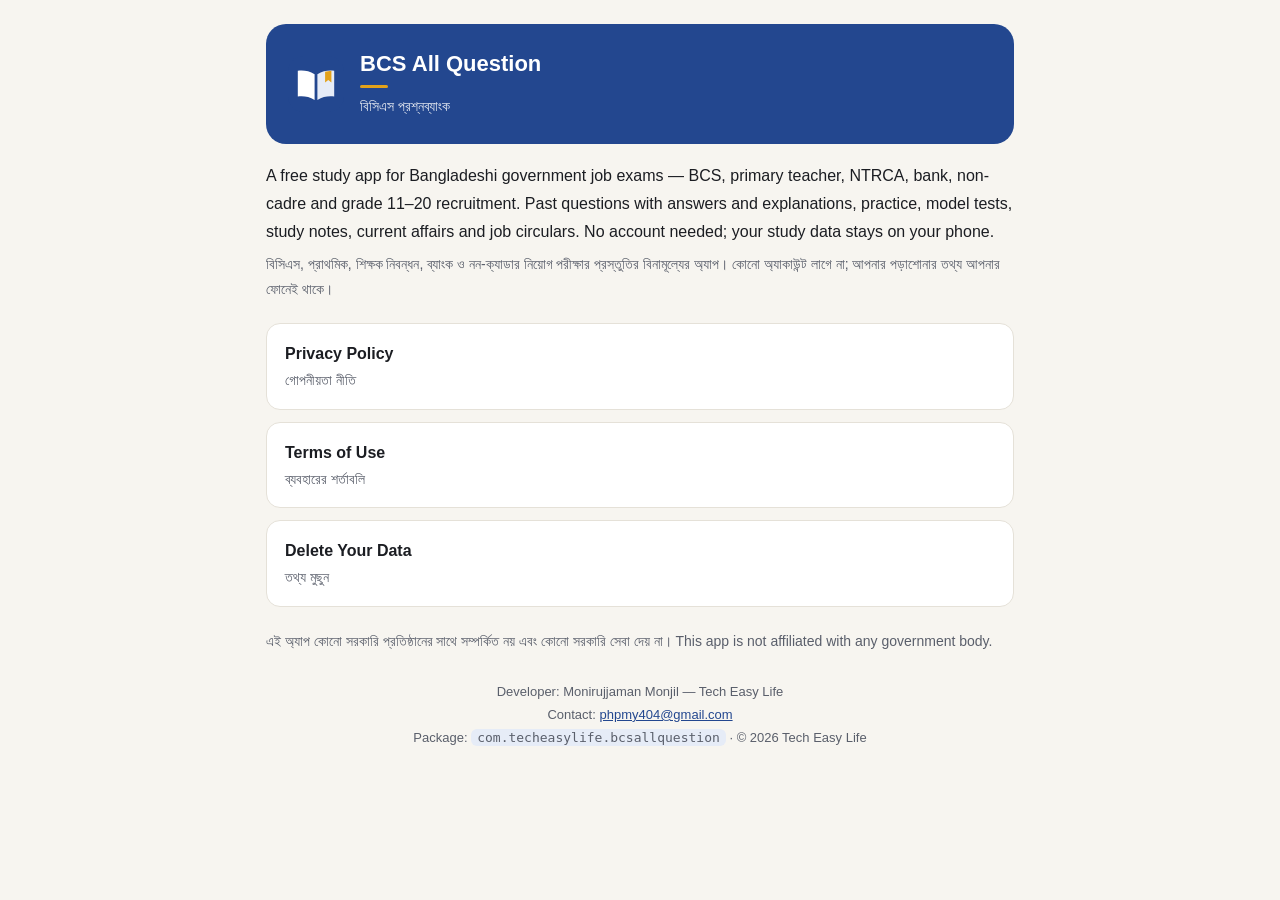
<file: index.html>
<!DOCTYPE html>
<html lang="en">
<head>
<meta charset="UTF-8">
<meta name="viewport" content="width=device-width, initial-scale=1.0">
<title>BCS All Question — Policies</title>
<meta name="description" content="Official Privacy Policy and Terms of Use of the BCS All Question (বিসিএস প্রশ্নব্যাংক) Android app by Tech Easy Life.">
<link rel="icon" href="./mark.svg" type="image/svg+xml">
<link rel="stylesheet" href="./style.css">
</head>
<body>
<div class="wrap">
  <header class="hero">
    <img src="./mark.svg" alt="">
    <div>
      <h1>BCS All Question</h1>
      <span class="mark"></span>
      <div class="sub">বিসিএস প্রশ্নব্যাংক</div>
    </div>
  </header>

  <p style="margin-top:18px">
    A free study app for Bangladeshi government job exams — BCS, primary teacher, NTRCA, bank, non-cadre and grade 11–20
    recruitment. Past questions with answers and explanations, practice, model tests, study notes, current affairs and job
    circulars. No account needed; your study data stays on your phone.
  </p>
  <p class="bn">
    বিসিএস, প্রাথমিক, শিক্ষক নিবন্ধন, ব্যাংক ও নন-ক্যাডার নিয়োগ পরীক্ষার প্রস্তুতির বিনামূল্যের অ্যাপ। কোনো অ্যাকাউন্ট লাগে না;
    আপনার পড়াশোনার তথ্য আপনার ফোনেই থাকে।
  </p>

  <div class="links">
    <a href="./privacy-policy.html">Privacy Policy<span>গোপনীয়তা নীতি</span></a>
    <a href="./terms.html">Terms of Use<span>ব্যবহারের শর্তাবলি</span></a>
    <a href="./delete-data.html">Delete Your Data<span>তথ্য মুছুন</span></a>
  </div>

  <p class="bn">
    এই অ্যাপ কোনো সরকারি প্রতিষ্ঠানের সাথে সম্পর্কিত নয় এবং কোনো সরকারি সেবা দেয় না।
    This app is not affiliated with any government body.
  </p>

  <footer>
    Developer: Monirujjaman Monjil — Tech Easy Life<br>
    Contact: <a href="mailto:phpmy404@gmail.com">phpmy404@gmail.com</a><br>
    Package: <code>com.techeasylife.bcsallquestion</code> · © 2026 Tech Easy Life
  </footer>
</div>
</body>
</html>
</file>
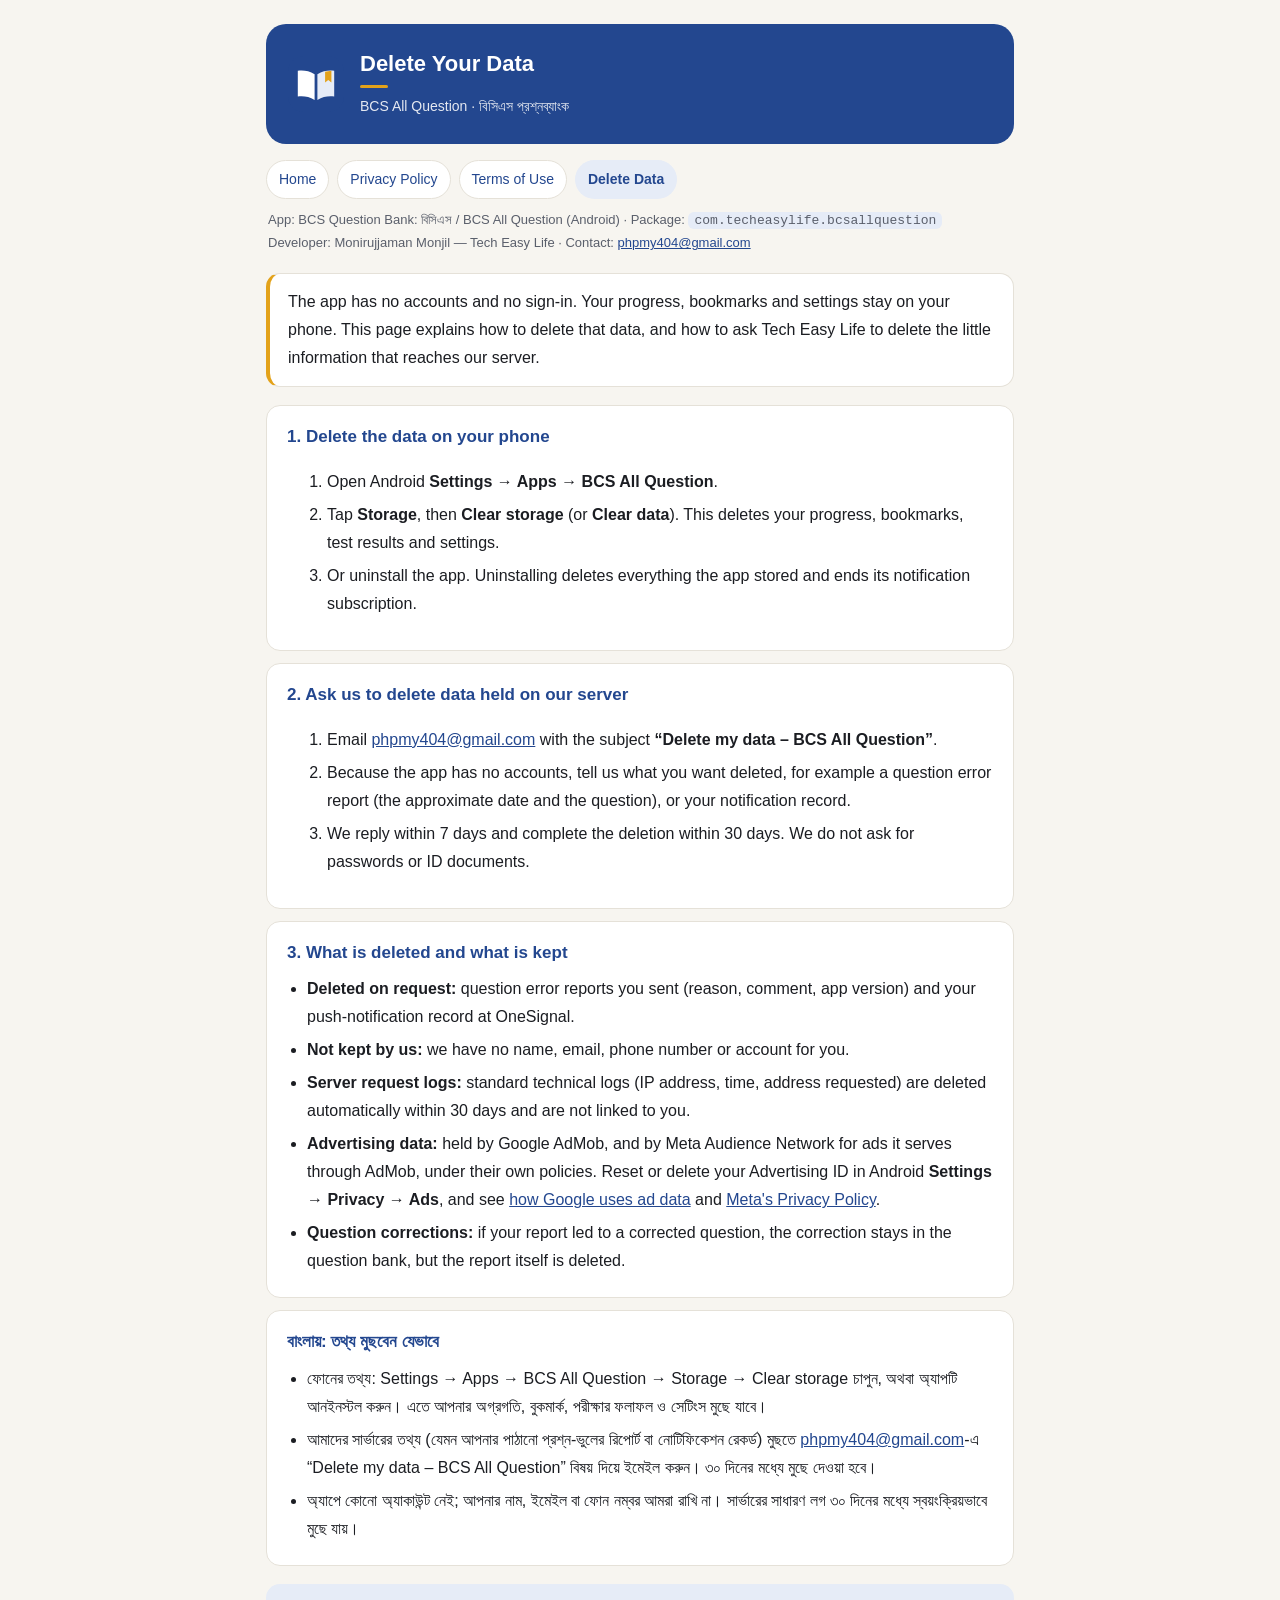
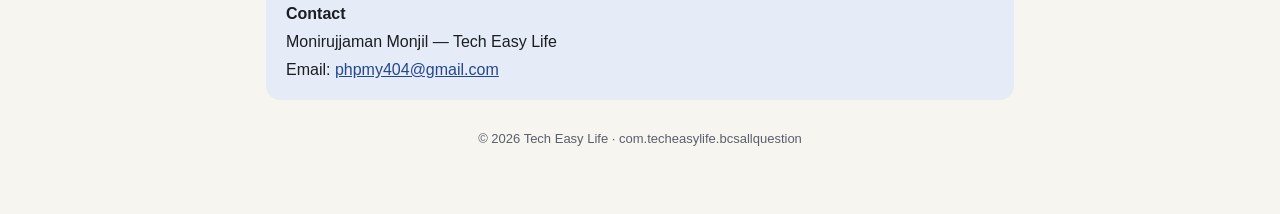
<file: delete-data.html>
<!DOCTYPE html>
<html lang="en">
<head>
<meta charset="UTF-8">
<meta name="viewport" content="width=device-width, initial-scale=1.0">
<title>Delete Your Data — BCS All Question</title>
<meta name="description" content="How to delete your data from the BCS All Question (বিসিএস প্রশ্নব্যাংক) Android app by Tech Easy Life.">
<link rel="icon" href="./mark.svg" type="image/svg+xml">
<link rel="stylesheet" href="./style.css">
</head>
<body>
<div class="wrap">
  <header class="hero">
    <img src="./mark.svg" alt="">
    <div>
      <h1>Delete Your Data</h1>
      <span class="mark"></span>
      <div class="sub">BCS All Question · বিসিএস প্রশ্নব্যাংক</div>
    </div>
  </header>

  <nav class="top" aria-label="Pages">
    <a href="./">Home</a>
    <a href="./privacy-policy.html">Privacy Policy</a>
    <a href="./terms.html">Terms of Use</a>
    <a href="./delete-data.html" aria-current="page">Delete Data</a>
  </nav>

  <div class="meta">
    App: BCS Question Bank: বিসিএস / BCS All Question (Android) · Package: <code>com.techeasylife.bcsallquestion</code><br>
    Developer: Monirujjaman Monjil — Tech Easy Life · Contact: <a href="mailto:phpmy404@gmail.com">phpmy404@gmail.com</a>
  </div>

  <div class="summary">
    The app has no accounts and no sign-in. Your progress, bookmarks and settings stay on your phone. This page explains
    how to delete that data, and how to ask Tech Easy Life to delete the little information that reaches our server.
  </div>

  <section>
    <h2>1. Delete the data on your phone</h2>
    <ol>
      <li>Open Android <strong>Settings → Apps → BCS All Question</strong>.</li>
      <li>Tap <strong>Storage</strong>, then <strong>Clear storage</strong> (or <strong>Clear data</strong>). This deletes
        your progress, bookmarks, test results and settings.</li>
      <li>Or uninstall the app. Uninstalling deletes everything the app stored and ends its notification subscription.</li>
    </ol>
  </section>

  <section>
    <h2>2. Ask us to delete data held on our server</h2>
    <ol>
      <li>Email <a href="mailto:phpmy404@gmail.com?subject=Delete%20my%20data%20-%20BCS%20All%20Question">phpmy404@gmail.com</a>
        with the subject <strong>“Delete my data – BCS All Question”</strong>.</li>
      <li>Because the app has no accounts, tell us what you want deleted, for example a question error report (the
        approximate date and the question), or your notification record.</li>
      <li>We reply within 7 days and complete the deletion within 30 days. We do not ask for passwords or ID documents.</li>
    </ol>
  </section>

  <section>
    <h2>3. What is deleted and what is kept</h2>
    <ul>
      <li><strong>Deleted on request:</strong> question error reports you sent (reason, comment, app version) and your
        push-notification record at OneSignal.</li>
      <li><strong>Not kept by us:</strong> we have no name, email, phone number or account for you.</li>
      <li><strong>Server request logs:</strong> standard technical logs (IP address, time, address requested) are deleted
        automatically within 30 days and are not linked to you.</li>
      <li><strong>Advertising data:</strong> held by Google AdMob, and by Meta Audience Network for ads it serves through
        AdMob, under their own policies. Reset or delete your Advertising ID in Android <strong>Settings → Privacy → Ads</strong>,
        and see <a href="https://policies.google.com/technologies/ads">how Google uses ad data</a> and
        <a href="https://www.facebook.com/privacy/policy/">Meta's Privacy Policy</a>.</li>
      <li><strong>Question corrections:</strong> if your report led to a corrected question, the correction stays in the
        question bank, but the report itself is deleted.</li>
    </ul>
  </section>

  <section lang="bn">
    <h2>বাংলায়: তথ্য মুছবেন যেভাবে</h2>
    <ul>
      <li>ফোনের তথ্য: Settings → Apps → BCS All Question → Storage → Clear storage চাপুন, অথবা অ্যাপটি আনইনস্টল করুন। এতে
        আপনার অগ্রগতি, বুকমার্ক, পরীক্ষার ফলাফল ও সেটিংস মুছে যাবে।</li>
      <li>আমাদের সার্ভারের তথ্য (যেমন আপনার পাঠানো প্রশ্ন-ভুলের রিপোর্ট বা নোটিফিকেশন রেকর্ড) মুছতে
        <a href="mailto:phpmy404@gmail.com">phpmy404@gmail.com</a>-এ “Delete my data – BCS All Question” বিষয় দিয়ে ইমেইল
        করুন। ৩০ দিনের মধ্যে মুছে দেওয়া হবে।</li>
      <li>অ্যাপে কোনো অ্যাকাউন্ট নেই; আপনার নাম, ইমেইল বা ফোন নম্বর আমরা রাখি না। সার্ভারের সাধারণ লগ ৩০ দিনের মধ্যে
        স্বয়ংক্রিয়ভাবে মুছে যায়।</li>
    </ul>
  </section>

  <div class="contact">
    <strong>Contact</strong><br>
    Monirujjaman Monjil — Tech Easy Life<br>
    Email: <a href="mailto:phpmy404@gmail.com">phpmy404@gmail.com</a>
  </div>

  <footer>© 2026 Tech Easy Life · com.techeasylife.bcsallquestion</footer>
</div>
</body>
</html>
</file>
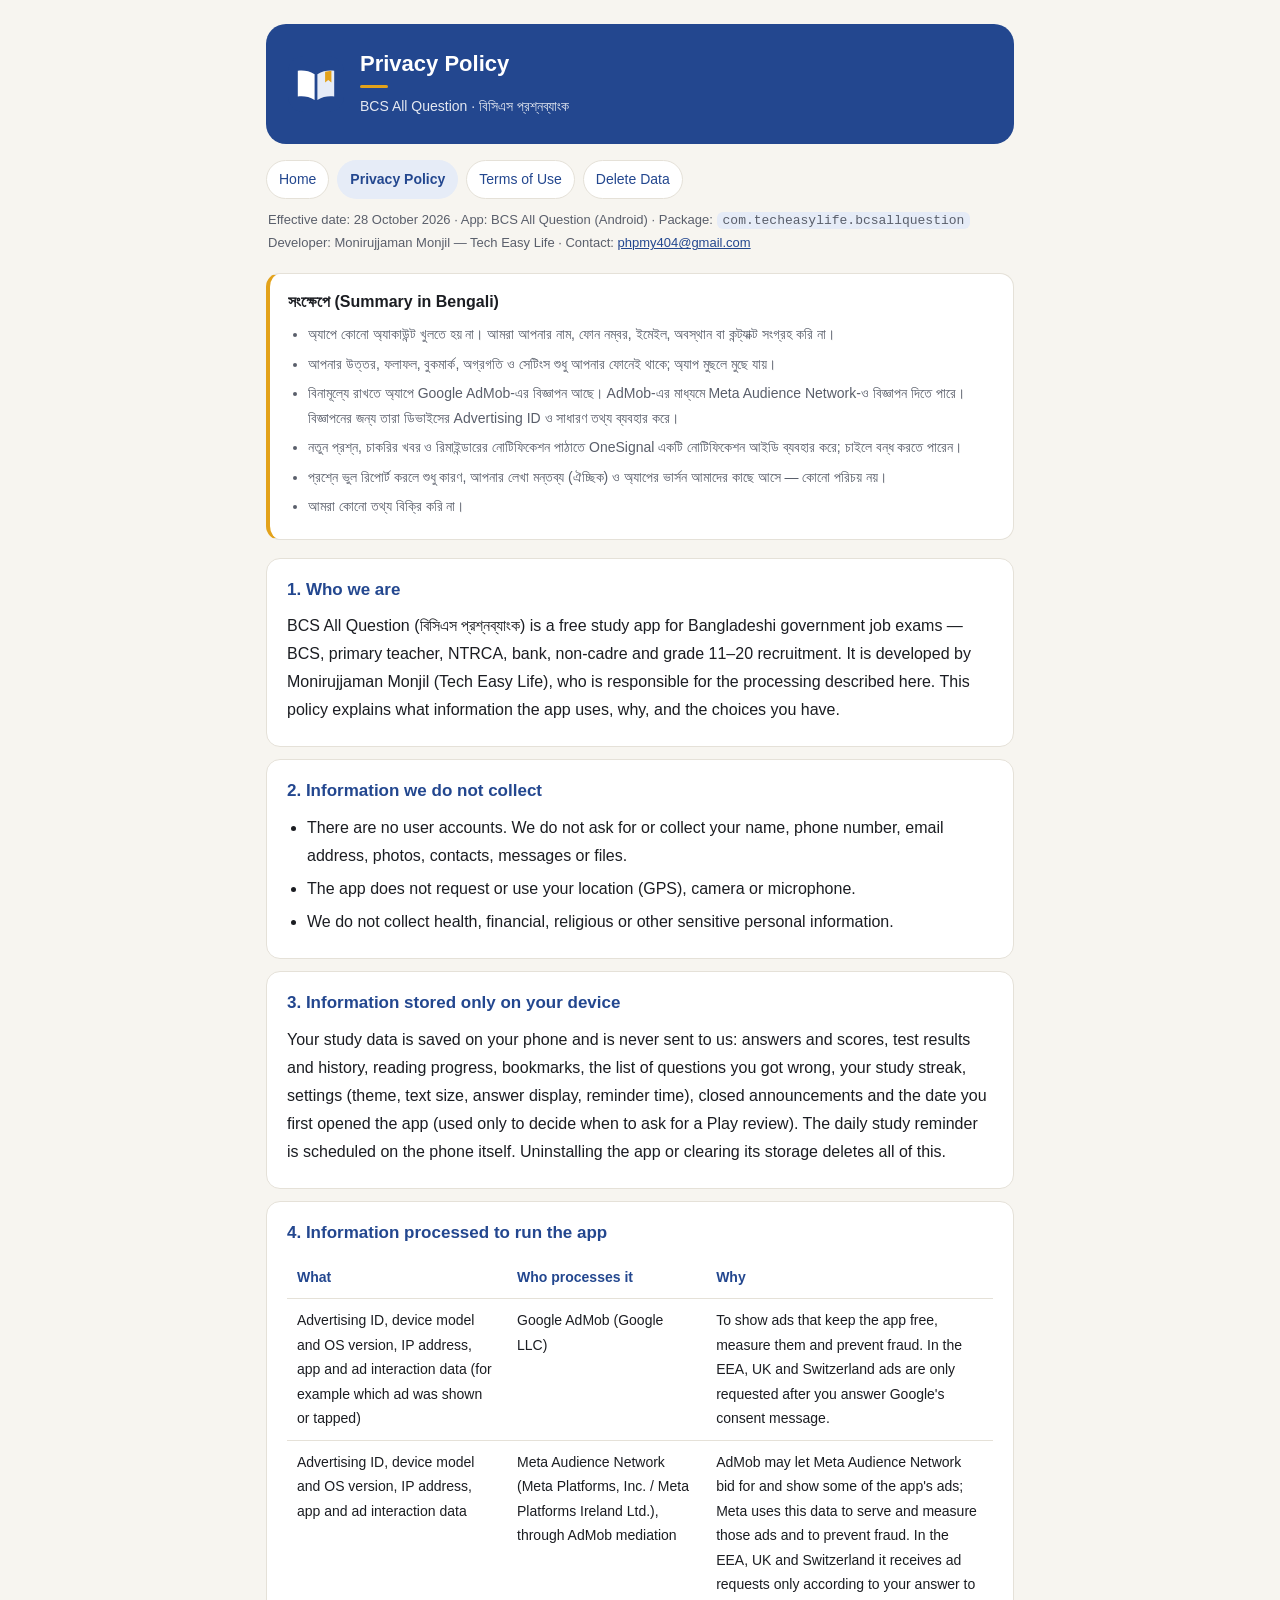
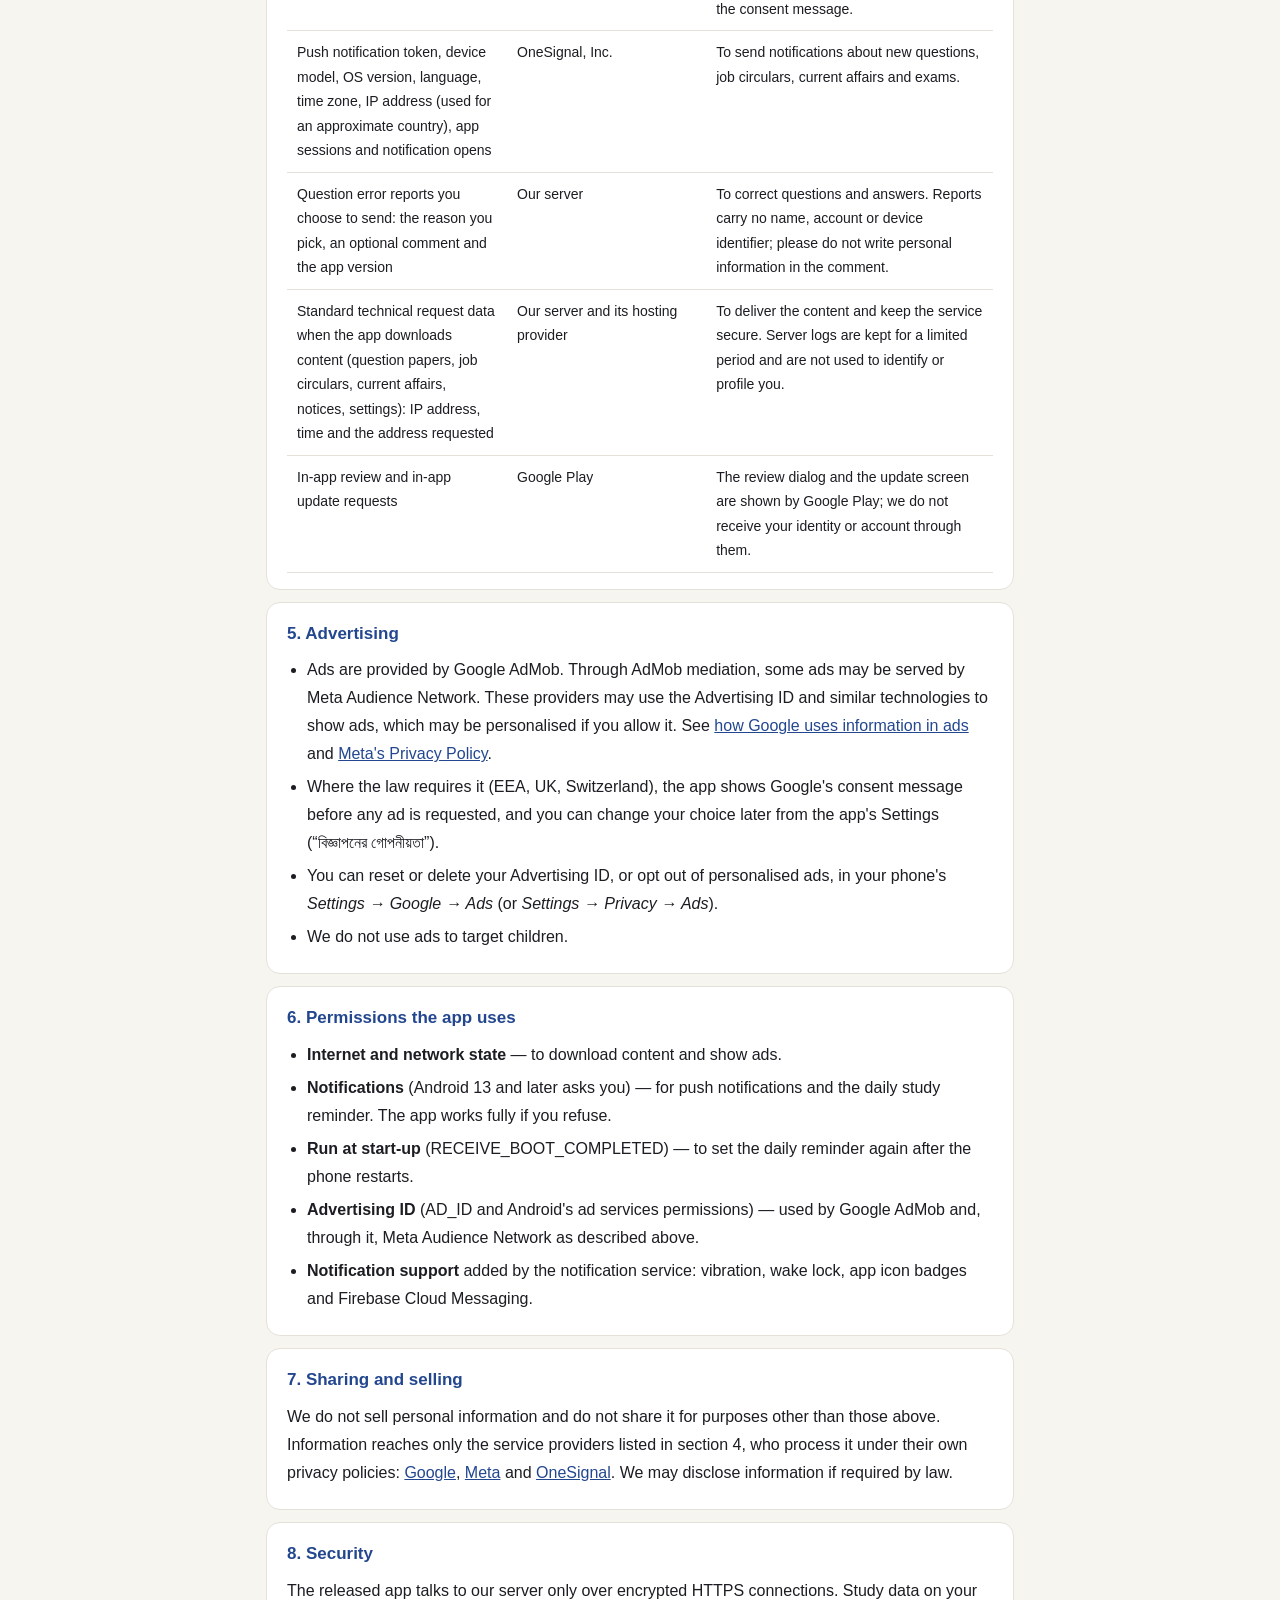
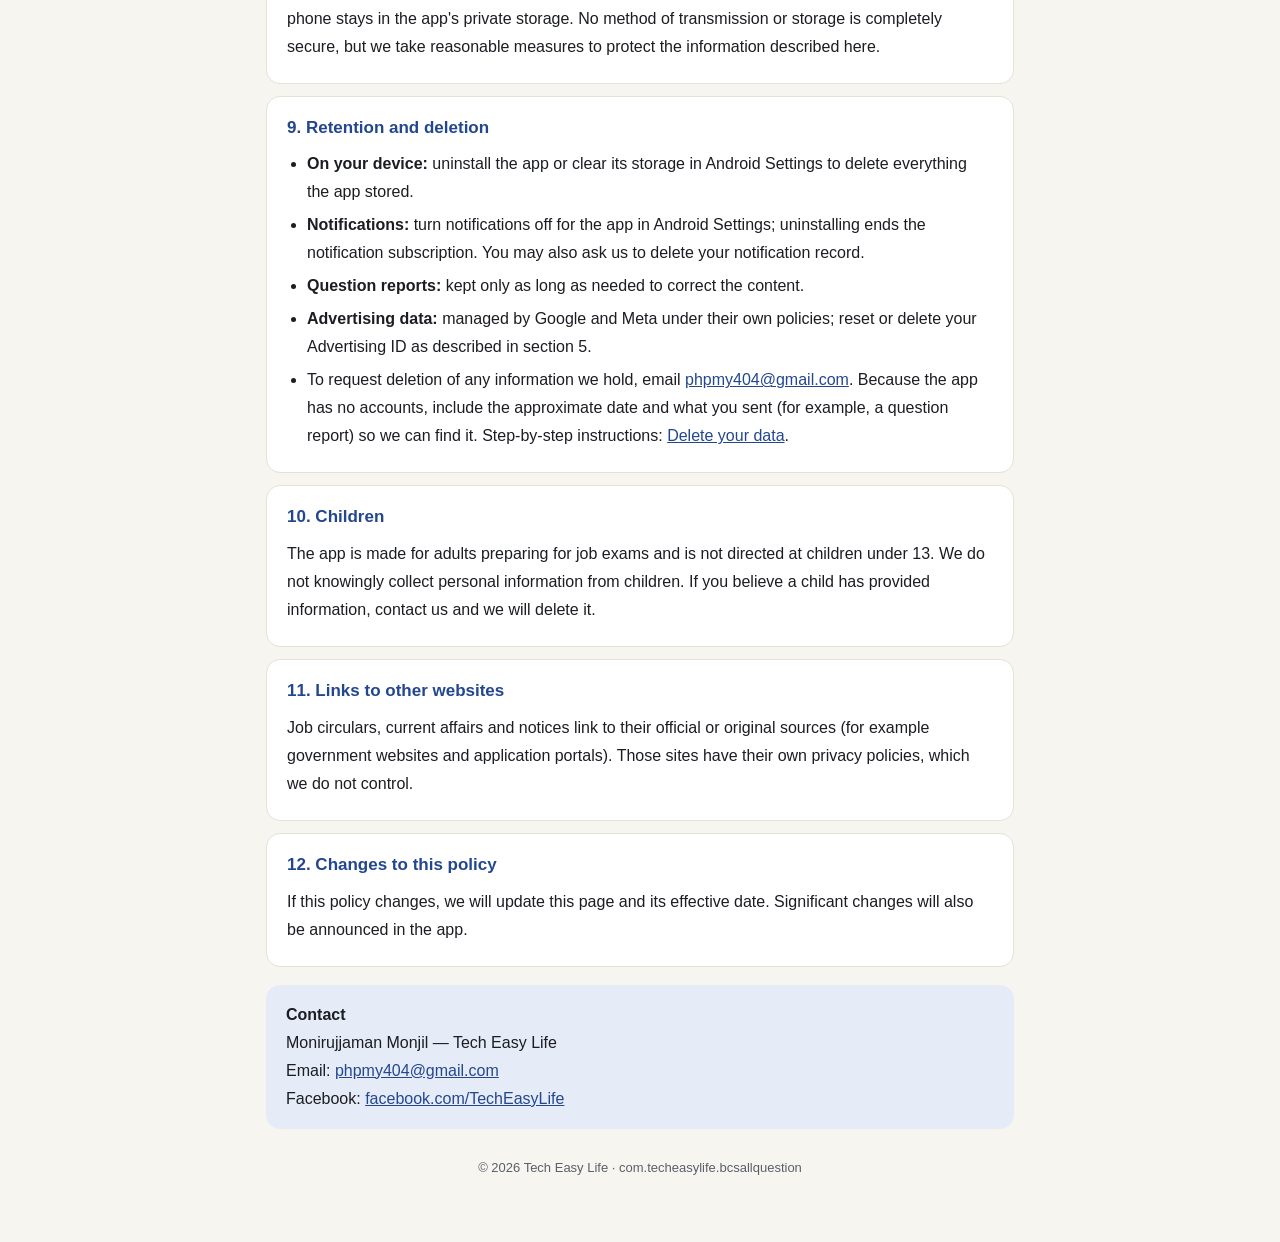
<file: privacy-policy.html>
<!DOCTYPE html>
<html lang="en">
<head>
<meta charset="UTF-8">
<meta name="viewport" content="width=device-width, initial-scale=1.0">
<title>Privacy Policy — BCS All Question</title>
<meta name="description" content="Privacy Policy of the BCS All Question (বিসিএস প্রশ্নব্যাংক) Android app by Tech Easy Life.">
<link rel="icon" href="./mark.svg" type="image/svg+xml">
<link rel="stylesheet" href="./style.css">
</head>
<body>
<div class="wrap">
  <header class="hero">
    <img src="./mark.svg" alt="">
    <div>
      <h1>Privacy Policy</h1>
      <span class="mark"></span>
      <div class="sub">BCS All Question · বিসিএস প্রশ্নব্যাংক</div>
    </div>
  </header>

  <nav class="top" aria-label="Pages">
    <a href="./">Home</a>
    <a href="./privacy-policy.html" aria-current="page">Privacy Policy</a>
    <a href="./terms.html">Terms of Use</a>
    <a href="./delete-data.html">Delete Data</a>
  </nav>

  <div class="meta">
    Effective date: 28 October 2026 · App: BCS All Question (Android) · Package: <code>com.techeasylife.bcsallquestion</code><br>
    Developer: Monirujjaman Monjil — Tech Easy Life · Contact: <a href="mailto:phpmy404@gmail.com">phpmy404@gmail.com</a>
  </div>

  <div class="summary">
    <h2>সংক্ষেপে (Summary in Bengali)</h2>
    <ul class="bn">
      <li>অ্যাপে কোনো অ্যাকাউন্ট খুলতে হয় না। আমরা আপনার নাম, ফোন নম্বর, ইমেইল, অবস্থান বা কন্ট্যাক্ট সংগ্রহ করি না।</li>
      <li>আপনার উত্তর, ফলাফল, বুকমার্ক, অগ্রগতি ও সেটিংস শুধু আপনার ফোনেই থাকে; অ্যাপ মুছলে মুছে যায়।</li>
      <li>বিনামূল্যে রাখতে অ্যাপে Google AdMob-এর বিজ্ঞাপন আছে। AdMob-এর মাধ্যমে Meta Audience Network-ও বিজ্ঞাপন দিতে পারে। বিজ্ঞাপনের জন্য তারা ডিভাইসের Advertising ID ও সাধারণ তথ্য ব্যবহার করে।</li>
      <li>নতুন প্রশ্ন, চাকরির খবর ও রিমাইন্ডারের নোটিফিকেশন পাঠাতে OneSignal একটি নোটিফিকেশন আইডি ব্যবহার করে; চাইলে বন্ধ করতে পারেন।</li>
      <li>প্রশ্নে ভুল রিপোর্ট করলে শুধু কারণ, আপনার লেখা মন্তব্য (ঐচ্ছিক) ও অ্যাপের ভার্সন আমাদের কাছে আসে — কোনো পরিচয় নয়।</li>
      <li>আমরা কোনো তথ্য বিক্রি করি না।</li>
    </ul>
  </div>

  <section>
    <h2>1. Who we are</h2>
    <p>BCS All Question (বিসিএস প্রশ্নব্যাংক) is a free study app for Bangladeshi government job exams — BCS, primary teacher,
      NTRCA, bank, non-cadre and grade 11–20 recruitment. It is developed by Monirujjaman Monjil (Tech Easy Life), who is responsible
      for the processing described here. This policy explains what information the app uses, why, and the choices you have.</p>
  </section>

  <section>
    <h2>2. Information we do not collect</h2>
    <ul>
      <li>There are no user accounts. We do not ask for or collect your name, phone number, email address, photos, contacts,
        messages or files.</li>
      <li>The app does not request or use your location (GPS), camera or microphone.</li>
      <li>We do not collect health, financial, religious or other sensitive personal information.</li>
    </ul>
  </section>

  <section>
    <h2>3. Information stored only on your device</h2>
    <p>Your study data is saved on your phone and is never sent to us: answers and scores, test results and history, reading
      progress, bookmarks, the list of questions you got wrong, your study streak, settings (theme, text size, answer display,
      reminder time), closed announcements and the date you first opened the app (used only to decide when to ask for a Play
      review). The daily study reminder is scheduled on the phone itself. Uninstalling the app or clearing its storage deletes
      all of this.</p>
  </section>

  <section>
    <h2>4. Information processed to run the app</h2>
    <div class="tw">
      <table>
        <tr><th>What</th><th>Who processes it</th><th>Why</th></tr>
        <tr>
          <td>Advertising ID, device model and OS version, IP address, app and ad interaction data (for example which ad was
            shown or tapped)</td>
          <td>Google AdMob (Google LLC)</td>
          <td>To show ads that keep the app free, measure them and prevent fraud. In the EEA, UK and Switzerland ads are only
            requested after you answer Google's consent message.</td>
        </tr>
        <tr>
          <td>Advertising ID, device model and OS version, IP address, app and ad interaction data</td>
          <td>Meta Audience Network (Meta Platforms, Inc. / Meta Platforms Ireland Ltd.), through AdMob mediation</td>
          <td>AdMob may let Meta Audience Network bid for and show some of the app's ads; Meta uses this data to serve and
            measure those ads and to prevent fraud. In the EEA, UK and Switzerland it receives ad requests only according to
            your answer to the consent message.</td>
        </tr>
        <tr>
          <td>Push notification token, device model, OS version, language, time zone, IP address (used for an approximate
            country), app sessions and notification opens</td>
          <td>OneSignal, Inc.</td>
          <td>To send notifications about new questions, job circulars, current affairs and exams.</td>
        </tr>
        <tr>
          <td>Question error reports you choose to send: the reason you pick, an optional comment and the app version</td>
          <td>Our server</td>
          <td>To correct questions and answers. Reports carry no name, account or device identifier; please do not write
            personal information in the comment.</td>
        </tr>
        <tr>
          <td>Standard technical request data when the app downloads content (question papers, job circulars, current affairs,
            notices, settings): IP address, time and the address requested</td>
          <td>Our server and its hosting provider</td>
          <td>To deliver the content and keep the service secure. Server logs are kept for a limited period and are not used
            to identify or profile you.</td>
        </tr>
        <tr>
          <td>In-app review and in-app update requests</td>
          <td>Google Play</td>
          <td>The review dialog and the update screen are shown by Google Play; we do not receive your identity or account
            through them.</td>
        </tr>
      </table>
    </div>
  </section>

  <section>
    <h2>5. Advertising</h2>
    <ul>
      <li>Ads are provided by Google AdMob. Through AdMob mediation, some ads may be served by Meta Audience Network. These
        providers may use the Advertising ID and similar technologies to show ads, which may be personalised if you allow it.
        See <a href="https://policies.google.com/technologies/ads">how Google uses information in ads</a> and
        <a href="https://www.facebook.com/privacy/policy/">Meta's Privacy Policy</a>.</li>
      <li>Where the law requires it (EEA, UK, Switzerland), the app shows Google's consent message before any ad is requested,
        and you can change your choice later from the app's Settings (“বিজ্ঞাপনের গোপনীয়তা”).</li>
      <li>You can reset or delete your Advertising ID, or opt out of personalised ads, in your phone's
        <em>Settings → Google → Ads</em> (or <em>Settings → Privacy → Ads</em>).</li>
      <li>We do not use ads to target children.</li>
    </ul>
  </section>

  <section>
    <h2>6. Permissions the app uses</h2>
    <ul>
      <li><strong>Internet and network state</strong> — to download content and show ads.</li>
      <li><strong>Notifications</strong> (Android 13 and later asks you) — for push notifications and the daily study reminder.
        The app works fully if you refuse.</li>
      <li><strong>Run at start-up</strong> (RECEIVE_BOOT_COMPLETED) — to set the daily reminder again after the phone restarts.</li>
      <li><strong>Advertising ID</strong> (AD_ID and Android's ad services permissions) — used by Google AdMob and, through it,
        Meta Audience Network as described above.</li>
      <li><strong>Notification support</strong> added by the notification service: vibration, wake lock, app icon badges and
        Firebase Cloud Messaging.</li>
    </ul>
  </section>

  <section>
    <h2>7. Sharing and selling</h2>
    <p>We do not sell personal information and do not share it for purposes other than those above. Information reaches only
      the service providers listed in section 4, who process it under their own privacy policies:
      <a href="https://policies.google.com/privacy">Google</a>, <a href="https://www.facebook.com/privacy/policy/">Meta</a>
      and <a href="https://onesignal.com/privacy_policy">OneSignal</a>.
      We may disclose information if required by law.</p>
  </section>

  <section>
    <h2>8. Security</h2>
    <p>The released app talks to our server only over encrypted HTTPS connections. Study data on your phone stays in the app's
      private storage. No method of transmission or storage is completely secure, but we take reasonable measures to protect
      the information described here.</p>
  </section>

  <section>
    <h2 id="deletion">9. Retention and deletion</h2>
    <ul>
      <li><strong>On your device:</strong> uninstall the app or clear its storage in Android Settings to delete everything the
        app stored.</li>
      <li><strong>Notifications:</strong> turn notifications off for the app in Android Settings; uninstalling ends the
        notification subscription. You may also ask us to delete your notification record.</li>
      <li><strong>Question reports:</strong> kept only as long as needed to correct the content.</li>
      <li><strong>Advertising data:</strong> managed by Google and Meta under their own policies; reset or delete your
        Advertising ID as described in section 5.</li>
      <li>To request deletion of any information we hold, email <a href="mailto:phpmy404@gmail.com">phpmy404@gmail.com</a>.
        Because the app has no accounts, include the approximate date and what you sent (for example, a question report) so
        we can find it. Step-by-step instructions: <a href="./delete-data.html">Delete your data</a>.</li>
    </ul>
  </section>

  <section>
    <h2>10. Children</h2>
    <p>The app is made for adults preparing for job exams and is not directed at children under 13. We do not knowingly
      collect personal information from children. If you believe a child has provided information, contact us and we will
      delete it.</p>
  </section>

  <section>
    <h2>11. Links to other websites</h2>
    <p>Job circulars, current affairs and notices link to their official or original sources (for example government
      websites and application portals). Those sites have their own privacy policies, which we do not control.</p>
  </section>

  <section>
    <h2>12. Changes to this policy</h2>
    <p>If this policy changes, we will update this page and its effective date. Significant changes will also be announced
      in the app.</p>
  </section>

  <div class="contact">
    <strong>Contact</strong><br>
    Monirujjaman Monjil — Tech Easy Life<br>
    Email: <a href="mailto:phpmy404@gmail.com">phpmy404@gmail.com</a><br>
    Facebook: <a href="https://www.facebook.com/TechEasyLife/">facebook.com/TechEasyLife</a>
  </div>

  <footer>© 2026 Tech Easy Life · com.techeasylife.bcsallquestion</footer>
</div>
</body>
</html>
</file>
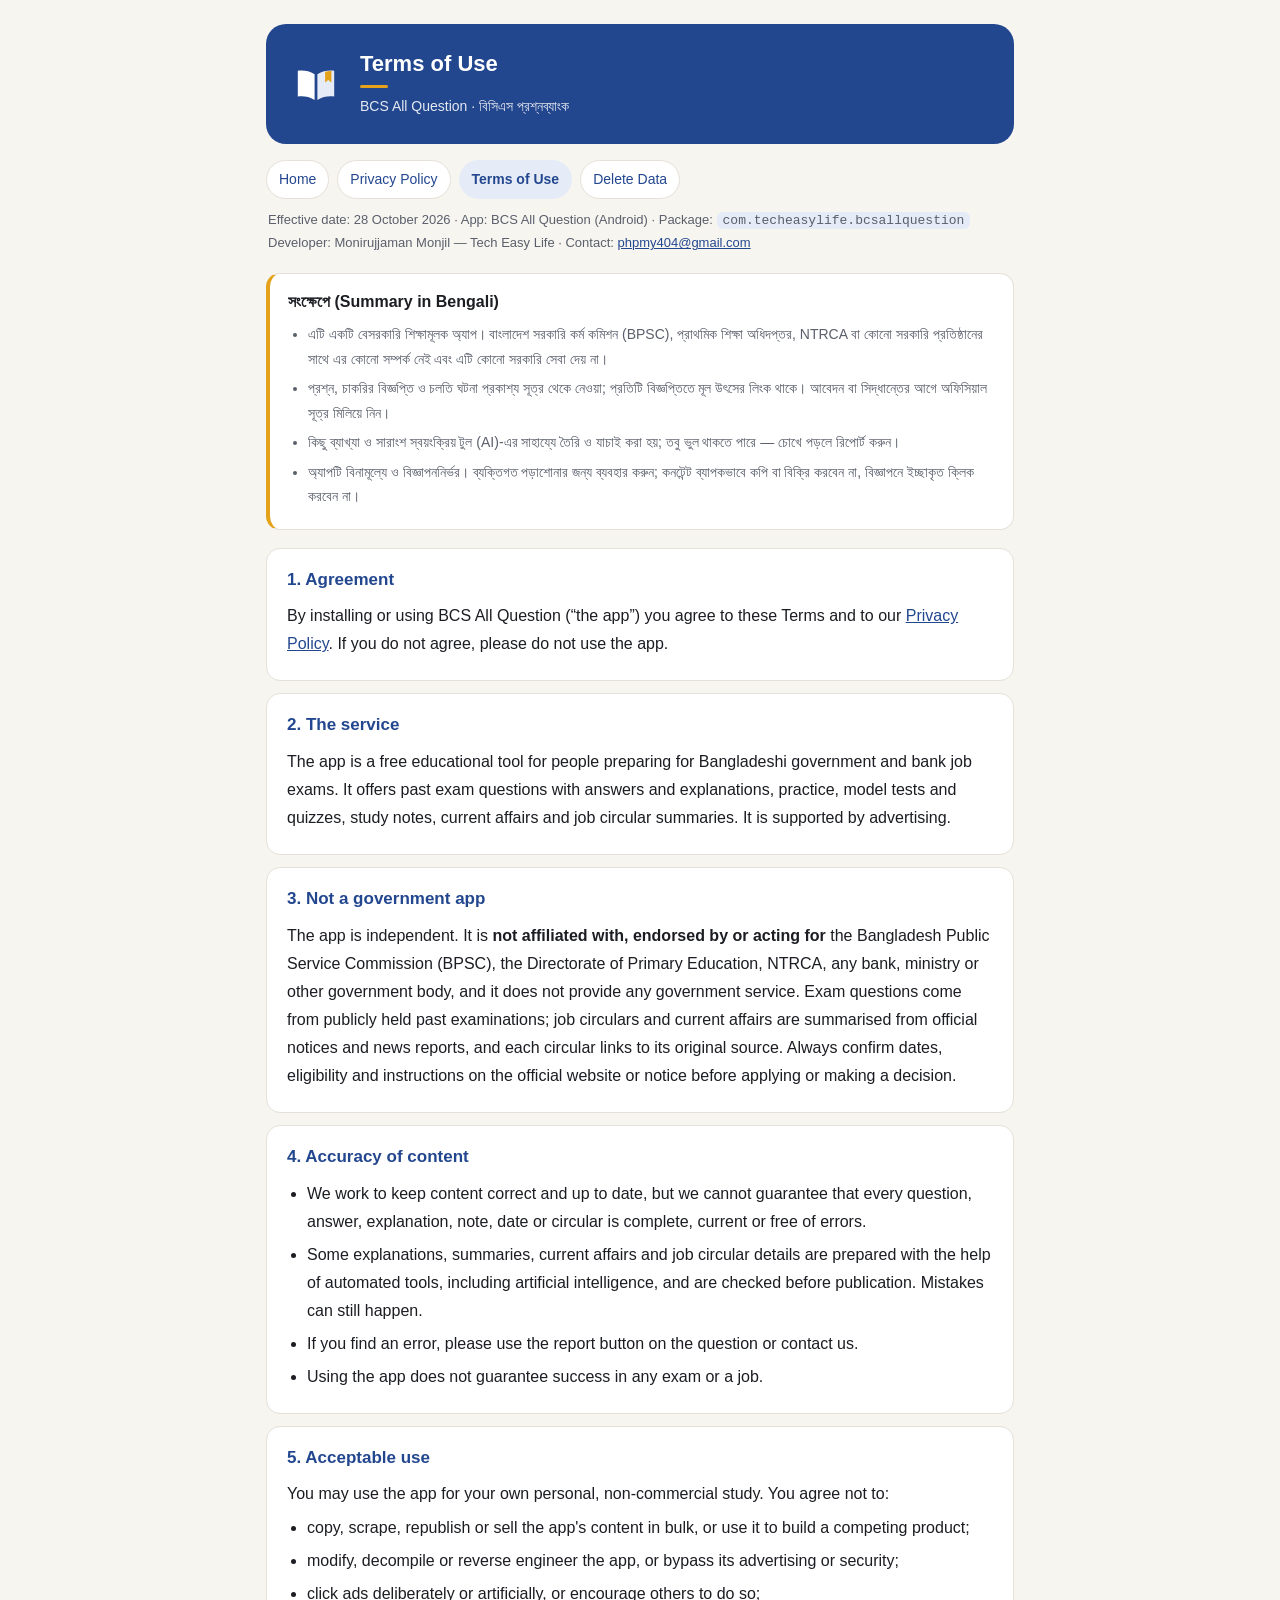
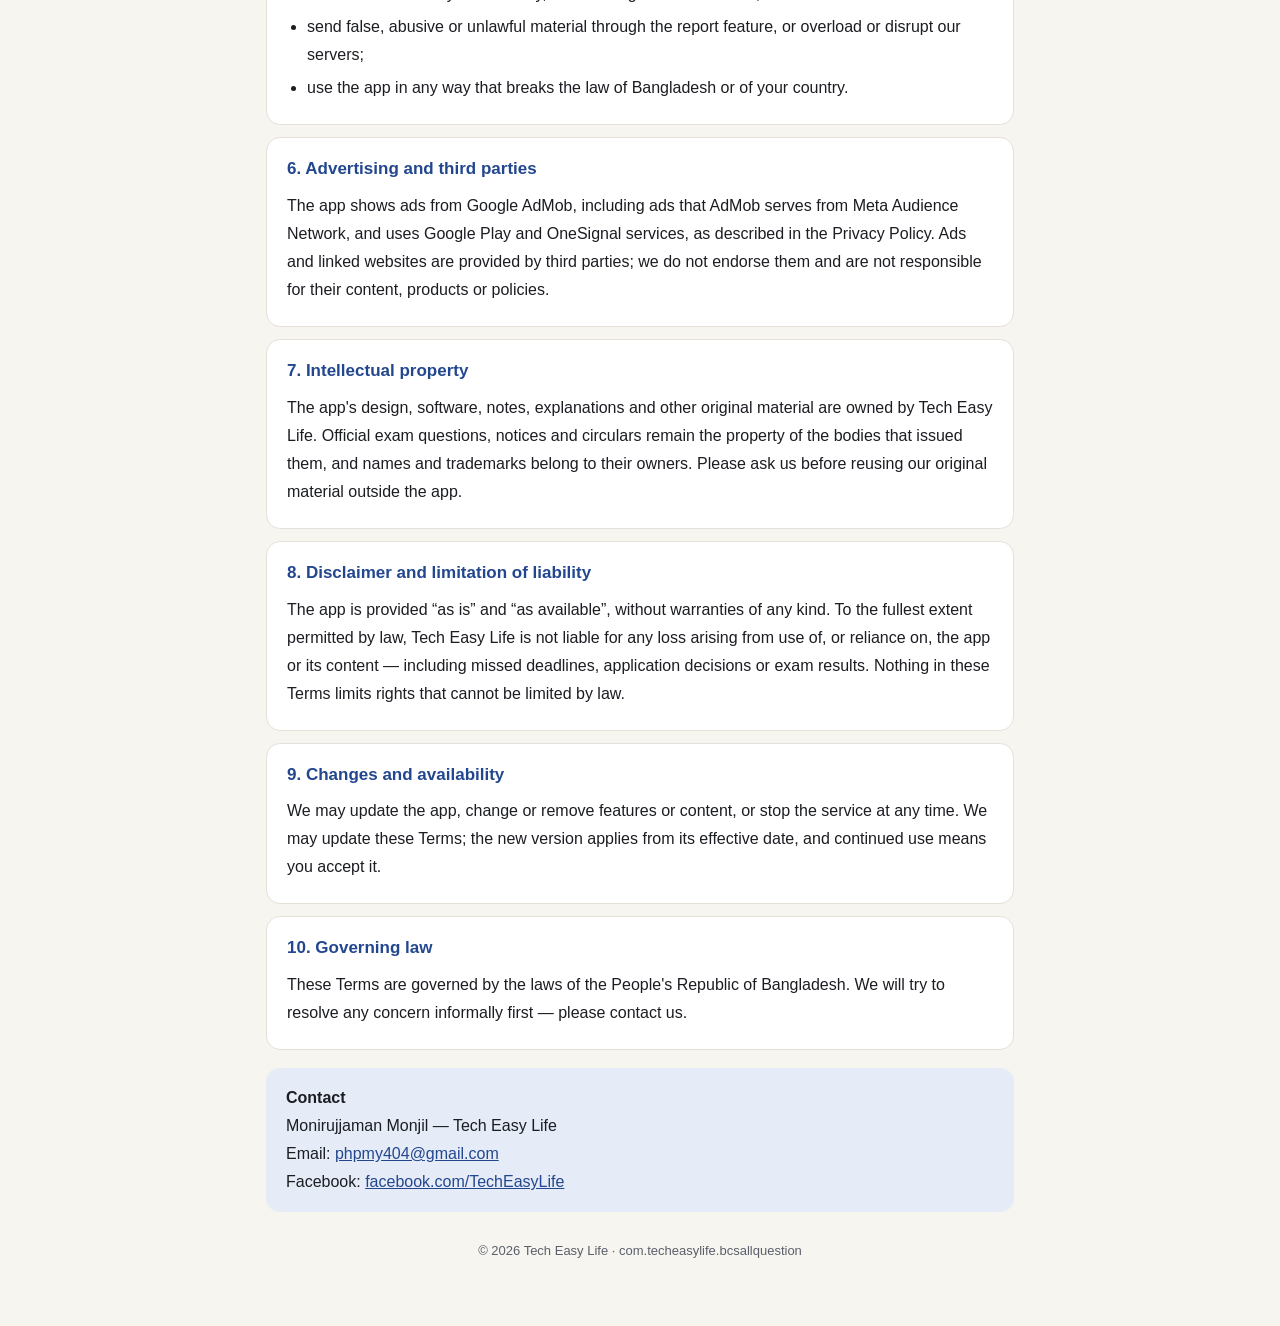
<file: terms.html>
<!DOCTYPE html>
<html lang="en">
<head>
<meta charset="UTF-8">
<meta name="viewport" content="width=device-width, initial-scale=1.0">
<title>Terms of Use — BCS All Question</title>
<meta name="description" content="Terms of Use of the BCS All Question (বিসিএস প্রশ্নব্যাংক) Android app by Tech Easy Life.">
<link rel="icon" href="./mark.svg" type="image/svg+xml">
<link rel="stylesheet" href="./style.css">
</head>
<body>
<div class="wrap">
  <header class="hero">
    <img src="./mark.svg" alt="">
    <div>
      <h1>Terms of Use</h1>
      <span class="mark"></span>
      <div class="sub">BCS All Question · বিসিএস প্রশ্নব্যাংক</div>
    </div>
  </header>

  <nav class="top" aria-label="Pages">
    <a href="./">Home</a>
    <a href="./privacy-policy.html">Privacy Policy</a>
    <a href="./terms.html" aria-current="page">Terms of Use</a>
    <a href="./delete-data.html">Delete Data</a>
  </nav>

  <div class="meta">
    Effective date: 28 October 2026 · App: BCS All Question (Android) · Package: <code>com.techeasylife.bcsallquestion</code><br>
    Developer: Monirujjaman Monjil — Tech Easy Life · Contact: <a href="mailto:phpmy404@gmail.com">phpmy404@gmail.com</a>
  </div>

  <div class="summary">
    <h2>সংক্ষেপে (Summary in Bengali)</h2>
    <ul class="bn">
      <li>এটি একটি বেসরকারি শিক্ষামূলক অ্যাপ। বাংলাদেশ সরকারি কর্ম কমিশন (BPSC), প্রাথমিক শিক্ষা অধিদপ্তর, NTRCA বা কোনো সরকারি প্রতিষ্ঠানের সাথে এর কোনো সম্পর্ক নেই এবং এটি কোনো সরকারি সেবা দেয় না।</li>
      <li>প্রশ্ন, চাকরির বিজ্ঞপ্তি ও চলতি ঘটনা প্রকাশ্য সূত্র থেকে নেওয়া; প্রতিটি বিজ্ঞপ্তিতে মূল উৎসের লিংক থাকে। আবেদন বা সিদ্ধান্তের আগে অফিসিয়াল সূত্র মিলিয়ে নিন।</li>
      <li>কিছু ব্যাখ্যা ও সারাংশ স্বয়ংক্রিয় টুল (AI)-এর সাহায্যে তৈরি ও যাচাই করা হয়; তবু ভুল থাকতে পারে — চোখে পড়লে রিপোর্ট করুন।</li>
      <li>অ্যাপটি বিনামূল্যে ও বিজ্ঞাপননির্ভর। ব্যক্তিগত পড়াশোনার জন্য ব্যবহার করুন; কনটেন্ট ব্যাপকভাবে কপি বা বিক্রি করবেন না, বিজ্ঞাপনে ইচ্ছাকৃত ক্লিক করবেন না।</li>
    </ul>
  </div>

  <section>
    <h2>1. Agreement</h2>
    <p>By installing or using BCS All Question (“the app”) you agree to these Terms and to our
      <a href="./privacy-policy.html">Privacy Policy</a>. If you do not agree, please do not use the app.</p>
  </section>

  <section>
    <h2>2. The service</h2>
    <p>The app is a free educational tool for people preparing for Bangladeshi government and bank job exams. It offers past
      exam questions with answers and explanations, practice, model tests and quizzes, study notes, current affairs and job
      circular summaries. It is supported by advertising.</p>
  </section>

  <section>
    <h2>3. Not a government app</h2>
    <p>The app is independent. It is <strong>not affiliated with, endorsed by or acting for</strong> the Bangladesh Public
      Service Commission (BPSC), the Directorate of Primary Education, NTRCA, any bank, ministry or other government body, and
      it does not provide any government service. Exam questions come from publicly held past examinations; job circulars and
      current affairs are summarised from official notices and news reports, and each circular links to its original source.
      Always confirm dates, eligibility and instructions on the official website or notice before applying or making a
      decision.</p>
  </section>

  <section>
    <h2>4. Accuracy of content</h2>
    <ul>
      <li>We work to keep content correct and up to date, but we cannot guarantee that every question, answer, explanation,
        note, date or circular is complete, current or free of errors.</li>
      <li>Some explanations, summaries, current affairs and job circular details are prepared with the help of automated tools,
        including artificial intelligence, and are checked before publication. Mistakes can still happen.</li>
      <li>If you find an error, please use the report button on the question or contact us.</li>
      <li>Using the app does not guarantee success in any exam or a job.</li>
    </ul>
  </section>

  <section>
    <h2>5. Acceptable use</h2>
    <p>You may use the app for your own personal, non-commercial study. You agree not to:</p>
    <ul>
      <li>copy, scrape, republish or sell the app's content in bulk, or use it to build a competing product;</li>
      <li>modify, decompile or reverse engineer the app, or bypass its advertising or security;</li>
      <li>click ads deliberately or artificially, or encourage others to do so;</li>
      <li>send false, abusive or unlawful material through the report feature, or overload or disrupt our servers;</li>
      <li>use the app in any way that breaks the law of Bangladesh or of your country.</li>
    </ul>
  </section>

  <section>
    <h2>6. Advertising and third parties</h2>
    <p>The app shows ads from Google AdMob, including ads that AdMob serves from Meta Audience Network, and uses Google Play
      and OneSignal services, as described in the Privacy Policy.
      Ads and linked websites are provided by third parties; we do not endorse them and are not responsible for their content,
      products or policies.</p>
  </section>

  <section>
    <h2>7. Intellectual property</h2>
    <p>The app's design, software, notes, explanations and other original material are owned by Tech Easy Life. Official
      exam questions, notices and circulars remain the property of the bodies that issued them, and names and trademarks
      belong to their owners. Please ask us before reusing our original material outside the app.</p>
  </section>

  <section>
    <h2>8. Disclaimer and limitation of liability</h2>
    <p>The app is provided “as is” and “as available”, without warranties of any kind. To the fullest extent permitted by law,
      Tech Easy Life is not liable for any loss arising from use of, or reliance on, the app or its content — including missed
      deadlines, application decisions or exam results. Nothing in these Terms limits rights that cannot be limited by law.</p>
  </section>

  <section>
    <h2>9. Changes and availability</h2>
    <p>We may update the app, change or remove features or content, or stop the service at any time. We may update these
      Terms; the new version applies from its effective date, and continued use means you accept it.</p>
  </section>

  <section>
    <h2>10. Governing law</h2>
    <p>These Terms are governed by the laws of the People's Republic of Bangladesh. We will try to resolve any concern
      informally first — please contact us.</p>
  </section>

  <div class="contact">
    <strong>Contact</strong><br>
    Monirujjaman Monjil — Tech Easy Life<br>
    Email: <a href="mailto:phpmy404@gmail.com">phpmy404@gmail.com</a><br>
    Facebook: <a href="https://www.facebook.com/TechEasyLife/">facebook.com/TechEasyLife</a>
  </div>

  <footer>© 2026 Tech Easy Life · com.techeasylife.bcsallquestion</footer>
</div>
</body>
</html>
</file>
<file: style.css>
/* BCS All Question — policy pages. Ink blue on warm paper, the app's own colours. */
:root {
  --ink: #23478f;
  --ink-d: #18336a;
  --ink-soft: #e6ecf7;
  --marigold: #e3a21a;
  --bg: #f7f5f0;
  --card: #ffffff;
  --text: #1b1d22;
  --muted: #5a5f6b;
  --line: #e5e1d8;
}
@media (prefers-color-scheme: dark) {
  :root {
    --ink: #93b2ee;
    --ink-d: #6f92da;
    --ink-soft: #1d2a44;
    --marigold: #f0b84a;
    --bg: #121417;
    --card: #1a1d22;
    --text: #ecedef;
    --muted: #a7acb6;
    --line: #2c3038;
  }
}
* { box-sizing: border-box; }
html { -webkit-text-size-adjust: 100%; }
body {
  margin: 0;
  background: var(--bg);
  color: var(--text);
  font-family: -apple-system, "Segoe UI", Roboto, "Noto Sans Bengali", "Hind Siliguri", sans-serif;
  line-height: 1.75;
}
.wrap { max-width: 780px; margin: 0 auto; padding: 24px 16px 64px; }
a { color: var(--ink); }
header.hero {
  background: #23478f;
  color: #fff;
  border-radius: 20px;
  padding: 26px 22px;
  display: flex;
  gap: 16px;
  align-items: center;
}
header.hero img { width: 56px; height: 56px; flex: none; }
header.hero h1 { margin: 0; font-size: 22px; line-height: 1.3; }
header.hero .sub { opacity: .88; font-size: 14px; }
.mark { display: block; width: 28px; height: 3px; background: #e3a21a; border-radius: 2px; margin: 6px 0; }
nav.top { display: flex; flex-wrap: wrap; gap: 8px; margin: 16px 0 6px; }
nav.top a {
  text-decoration: none;
  font-size: 14px;
  padding: 6px 12px;
  border-radius: 999px;
  background: var(--card);
  border: 1px solid var(--line);
}
nav.top a[aria-current="page"] { background: var(--ink-soft); border-color: transparent; font-weight: 600; }
.meta { color: var(--muted); font-size: 13px; margin: 10px 2px 18px; }
.summary {
  background: var(--card);
  border: 1px solid var(--line);
  border-left: 4px solid var(--marigold);
  border-radius: 14px;
  padding: 14px 18px;
  margin-bottom: 18px;
}
.summary h2 { margin: 0 0 6px; font-size: 16px; }
section {
  background: var(--card);
  border: 1px solid var(--line);
  border-radius: 14px;
  padding: 16px 20px;
  margin-bottom: 12px;
}
section h2 { margin: 0 0 8px; font-size: 17px; color: var(--ink); }
section h3 { margin: 14px 0 4px; font-size: 15px; }
p { margin: 6px 0; }
ul { margin: 6px 0; padding-left: 20px; }
li { margin: 5px 0; }
.bn { color: var(--muted); font-size: 14px; }
.tw { overflow-x: auto; -webkit-overflow-scrolling: touch; }
table { border-collapse: collapse; width: 100%; min-width: 560px; font-size: 14px; }
th, td { text-align: left; vertical-align: top; padding: 9px 10px; border-bottom: 1px solid var(--line); }
th { color: var(--ink); white-space: nowrap; }
code { background: var(--ink-soft); padding: 1px 6px; border-radius: 6px; font-size: 13px; }
.contact { background: var(--ink-soft); border-radius: 14px; padding: 16px 20px; margin-top: 18px; }
.links { display: grid; gap: 12px; margin: 22px 0; }
.links a {
  display: block;
  text-decoration: none;
  background: var(--card);
  border: 1px solid var(--line);
  border-radius: 14px;
  padding: 16px 18px;
  color: var(--text);
  font-weight: 600;
}
.links a span { display: block; color: var(--muted); font-weight: 400; font-size: 14px; }
footer { text-align: center; color: var(--muted); font-size: 13px; margin-top: 28px; }
</file>
